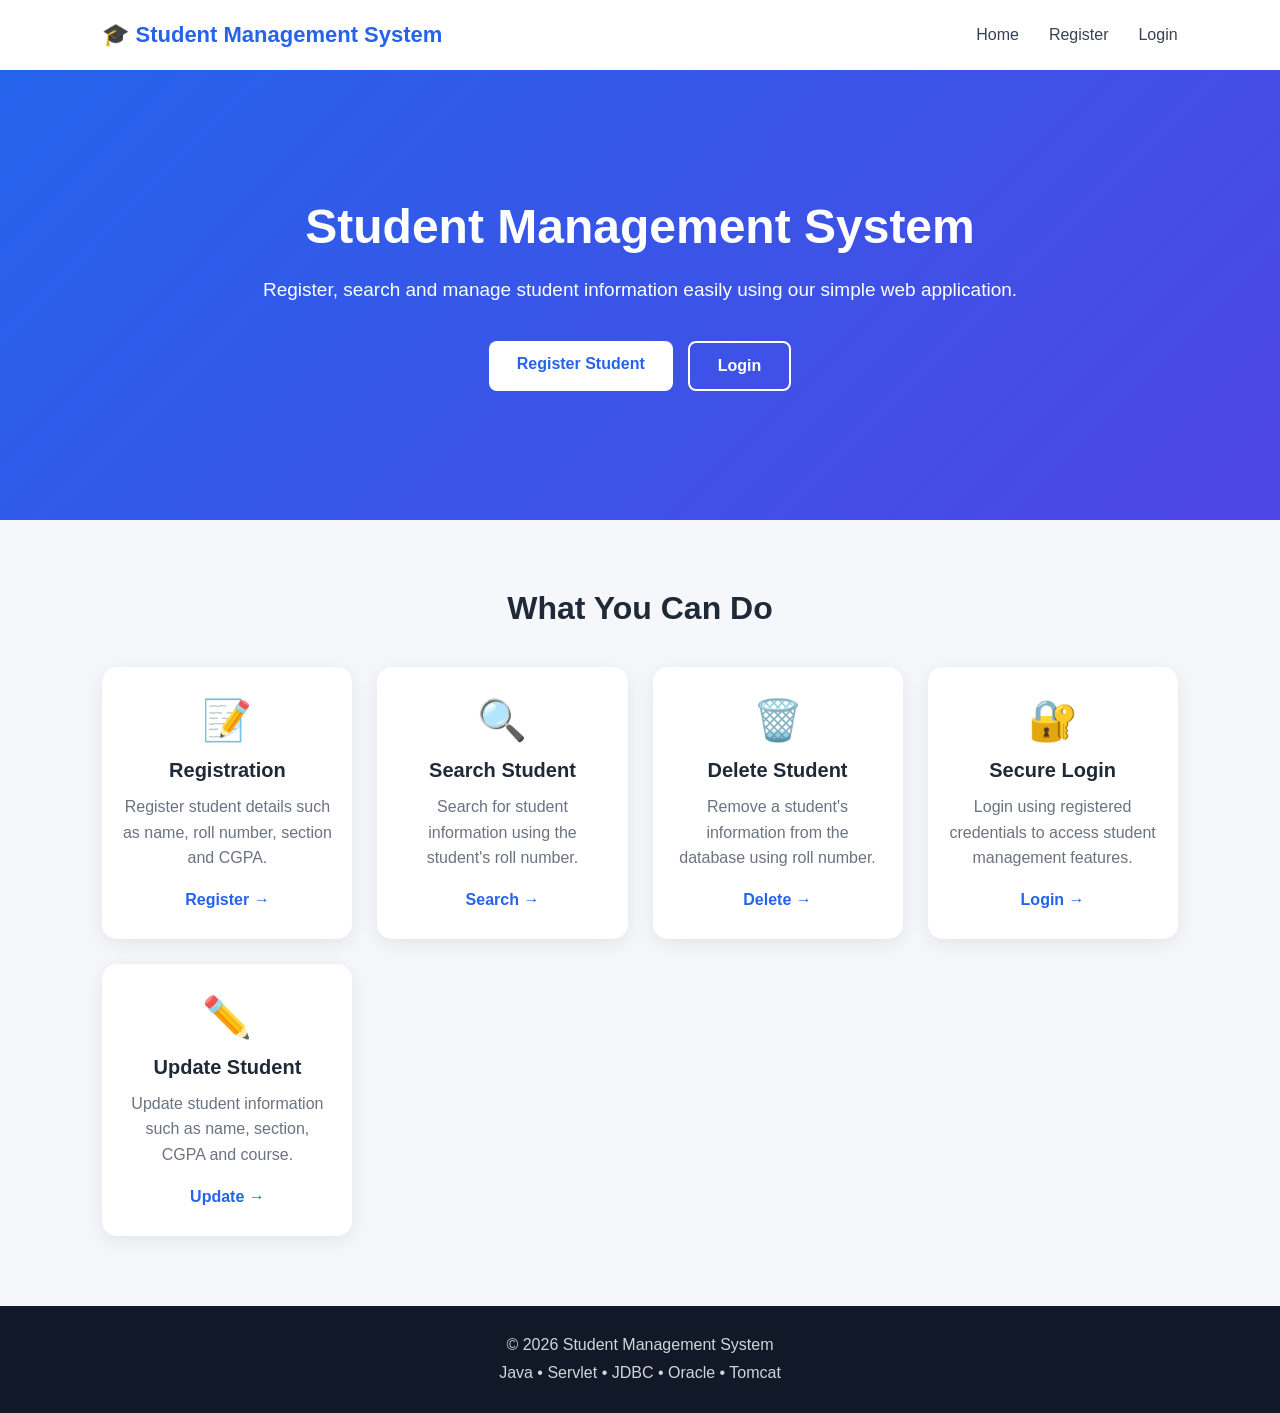
<file: src/main/webapp/index.html>
<!DOCTYPE html>
<html>
<head>
    <meta charset="UTF-8">
    <title>Student Management System</title>

    <link rel="stylesheet" href="style.css">
</head>

<body>

    <nav class="navbar">

        <div class="logo">
            🎓 Student Management System
        </div>

        <div class="nav-links">
            <a href="index.html">Home</a>
            <a href="registration.html">Register</a>
            <a href="login.html">Login</a>
        </div>

    </nav>


    <section class="hero">

        <div class="hero-content">

            <h1>Student Management System</h1>

            <p>
                Register, search and manage student information
                easily using our simple web application.
            </p>

            <div class="buttons">

                <a href="registration.html" class="btn primary">
                    Register Student
                </a>

                <a href="login.html" class="btn secondary">
                    Login
                </a>

            </div>

        </div>

    </section>


    <section class="features">

        <h2>What You Can Do</h2>

        <div class="cards">

            <div class="card">
                <div class="icon">📝</div>
                <h3>Registration</h3>
                <p>
                    Register student details such as name,
                    roll number, section and CGPA.
                </p>
                <a href="registration.html">Register →</a>
            </div>


            <div class="card">
                <div class="icon">🔍</div>
                <h3>Search Student</h3>
                <p>
                    Search for student information using
                    the student's roll number.
                </p>
                <a href="search.html">Search →</a>
            </div>


            <div class="card">
                <div class="icon">🗑️</div>
                <h3>Delete Student</h3>
                <p>
                    Remove a student's information from
                    the database using roll number.
                </p>
                <a href="delete.html">Delete →</a>
            </div>


            <div class="card">
                <div class="icon">🔐</div>
                <h3>Secure Login</h3>
                <p>
                    Login using registered credentials
                    to access student management features.
                </p>
                <a href="login.html">Login →</a>
            </div>
            
            <div class="card">

		    <div class="icon">✏️</div>
		
		    <h3>Update Student</h3>
		
		    <p>
		        Update student information such as
		        name, section, CGPA and course.
		    </p>
		
		    <a href="update.html">
		        Update →
		    </a>
		
		</div>

        </div>

    </section>


    <footer>

        <p>
            © 2026 Student Management System
        </p>

        <p>
            Java • Servlet • JDBC • Oracle • Tomcat
        </p>

    </footer>

</body>
</html>
</file>
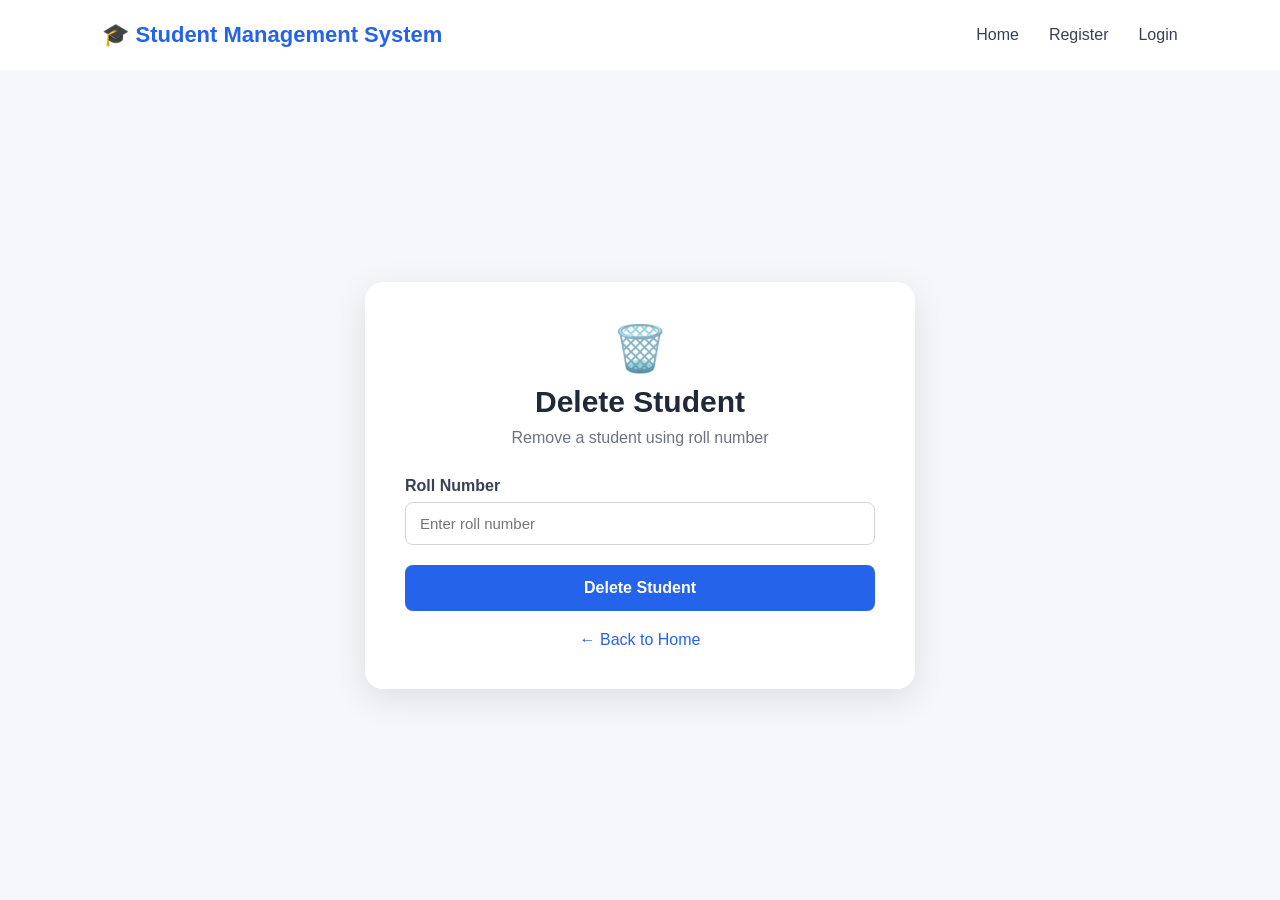
<file: src/main/webapp/delete.html>
<!DOCTYPE html>
<html>

<head>

    <meta charset="UTF-8">

    <title>Delete Student</title>

    <link rel="stylesheet" href="style.css">

</head>

<body>


<nav class="navbar">

    <div class="logo">
        🎓 Student Management System
    </div>

    <div class="nav-links">

        <a href="index.html">Home</a>

        <a href="registration.html">Register</a>

        <a href="login.html">Login</a>

    </div>

</nav>


<section class="form-page">

    <div class="form-container">

        <div class="form-icon">
            🗑️
        </div>

        <h2>Delete Student</h2>

        <p class="form-subtitle">
            Remove a student using roll number
        </p>


        <form
            action="deleteStudent"
            method="post"
            onsubmit="return confirmDelete();">


            <div class="form-group">

                <label>Roll Number</label>

                <input
                    type="text"
                    name="rollno"
                    placeholder="Enter roll number"
                    required>

            </div>


            <button
                type="submit"
                class="form-button">

                Delete Student

            </button>

        </form>


        <a
            href="index.html"
            class="back-link">

            ← Back to Home

        </a>

    </div>

</section>


<script>

function confirmDelete() {

    return confirm(
        "Are you sure you want to delete this student?"
    );

}

</script>


</body>

</html>
</file>
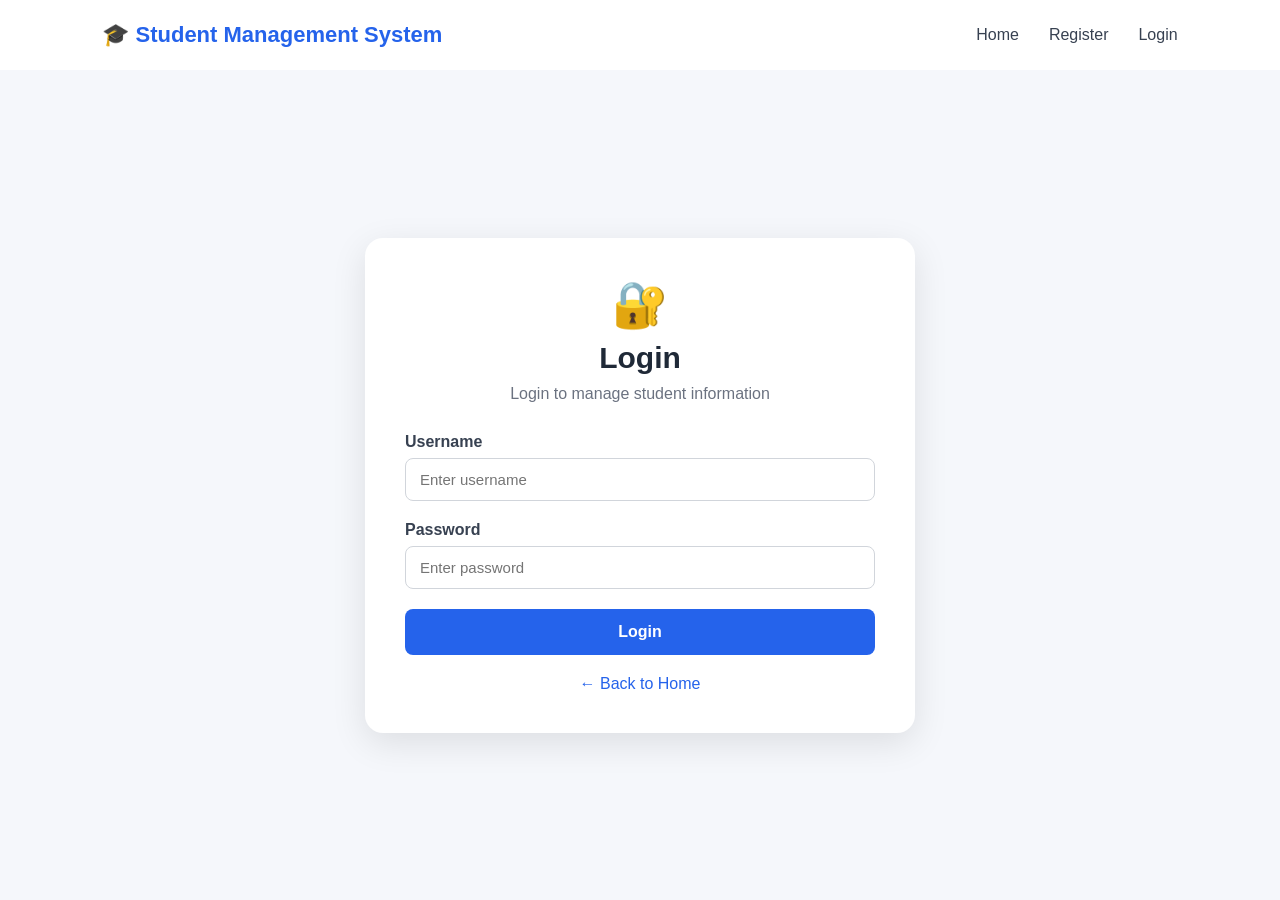
<file: src/main/webapp/login.html>
<!DOCTYPE html>
<html>

<head>

    <meta charset="UTF-8">

    <title>Student Login</title>

    <link rel="stylesheet" href="style.css">

</head>

<body>


<nav class="navbar">

    <div class="logo">
        🎓 Student Management System
    </div>

    <div class="nav-links">

        <a href="index.html">Home</a>

        <a href="registration.html">Register</a>

        <a href="login.html">Login</a>

    </div>

</nav>


<section class="form-page">

    <div class="form-container">

        <div class="form-icon">
            🔐
        </div>

        <h2>Login</h2>

        <p class="form-subtitle">
            Login to manage student information
        </p>


        <form action="login" method="post">


            <div class="form-group">

                <label>Username</label>

                <input
                    type="text"
                    name="username"
                    placeholder="Enter username"
                    required>

            </div>


            <div class="form-group">

                <label>Password</label>

                <input
                    type="password"
                    name="password"
                    placeholder="Enter password"
                    required>

            </div>


            <button
                type="submit"
                class="form-button">

                Login

            </button>

        </form>


        <a
            href="index.html"
            class="back-link">

            ← Back to Home

        </a>

    </div>

</section>


</body>

</html>
</file>
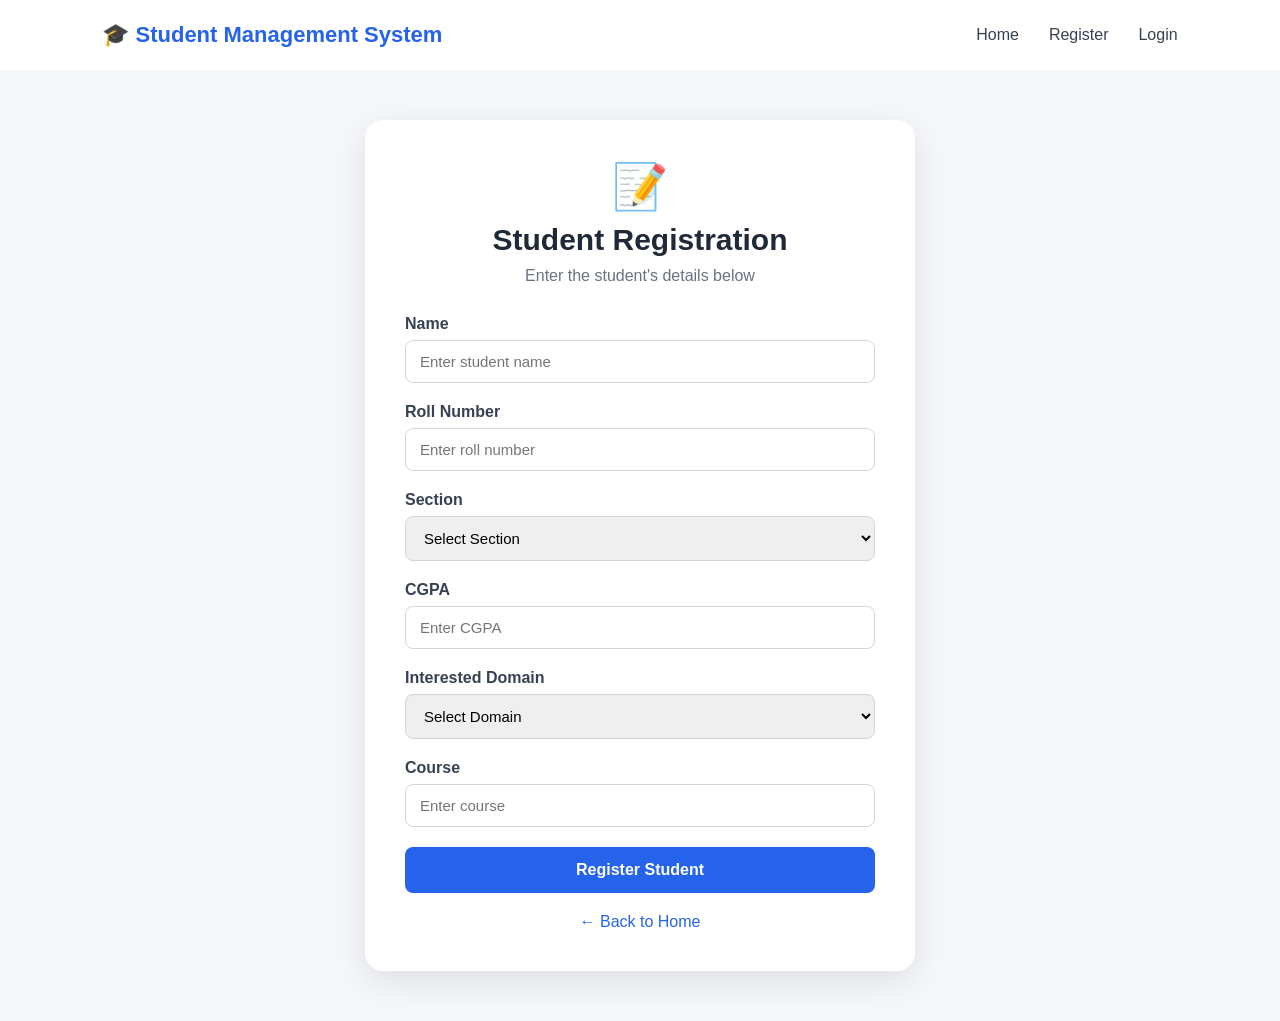
<file: src/main/webapp/registration.html>
<!DOCTYPE html>
<html>

<head>

    <meta charset="UTF-8">

    <title>Student Registration</title>

    <link rel="stylesheet" href="style.css">

</head>

<body>

<!-- NAVBAR -->

<nav class="navbar">

    <div class="logo">
        🎓 Student Management System
    </div>

    <div class="nav-links">

        <a href="index.html">Home</a>

        <a href="registration.html">Register</a>

        <a href="login.html">Login</a>

    </div>

</nav>


<!-- REGISTRATION FORM -->

<section class="form-page">

    <div class="form-container">

        <div class="form-icon">
            📝
        </div>

        <h2>Student Registration</h2>

        <p class="form-subtitle">
            Enter the student's details below
        </p>


        <form action="processRegistration" method="post">


            <div class="form-group">

                <label>Name</label>

                <input
                    type="text"
                    name="name"
                    placeholder="Enter student name"
                    required>

            </div>


            <div class="form-group">

                <label>Roll Number</label>

                <input
                    type="text"
                    name="rollno"
                    placeholder="Enter roll number"
                    required>

            </div>


            <div class="form-group">

                <label>Section</label>

                <select name="section" required>

                    <option value="">
                        Select Section
                    </option>

                    <option value="A">A</option>

                    <option value="B">B</option>

                    <option value="C">C</option>

                </select>

            </div>


            <div class="form-group">

                <label>CGPA</label>

                <input
                    type="number"
                    name="cgpa"
                    step="0.01"
                    min="0"
                    max="10"
                    placeholder="Enter CGPA"
                    required>

            </div>


            <div class="form-group">

                <label>Interested Domain</label>

                <select name="domain" required>

                    <option value="">
                        Select Domain
                    </option>

                    <option value="Java">
                        Java
                    </option>

                    <option value="Python">
                        Python
                    </option>

                    <option value="Web Development">
                        Web Development
                    </option>

                    <option value="Artificial Intelligence">
                        Artificial Intelligence
                    </option>

                    <option value="Data Science">
                        Data Science
                    </option>

                    <option value="Cyber Security">
                        Cyber Security
                    </option>

                </select>

            </div>


            <div class="form-group">

                <label>Course</label>

                <input
                    type="text"
                    name="course"
                    placeholder="Enter course"
                    required>

            </div>


            <button
                type="submit"
                class="form-button">

                Register Student

            </button>


        </form>


        <a
            href="index.html"
            class="back-link">

            ← Back to Home

        </a>

    </div>

</section>

</body>

</html>
</file>
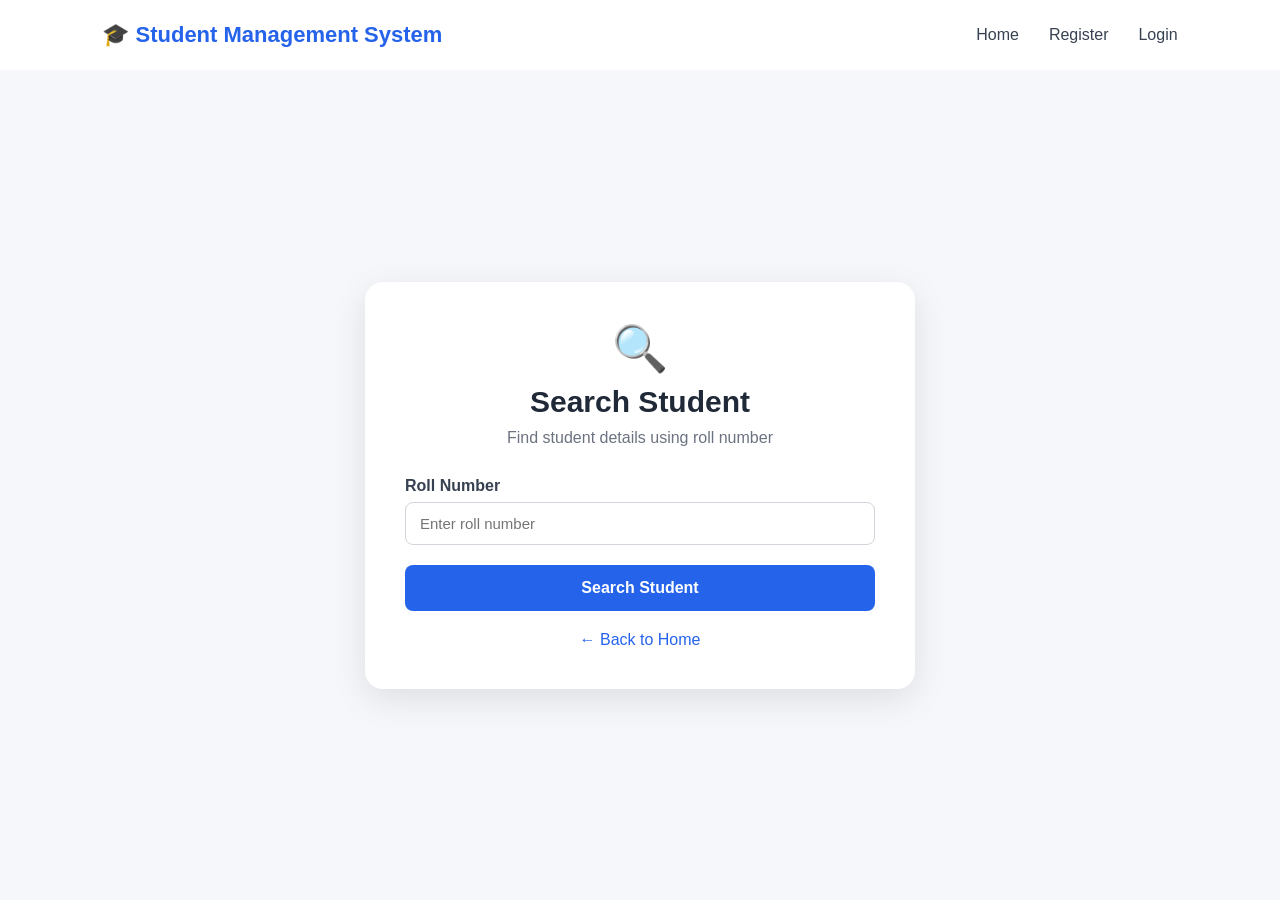
<file: src/main/webapp/search.html>
<!DOCTYPE html>
<html>

<head>

    <meta charset="UTF-8">

    <title>Search Student</title>

    <link rel="stylesheet" href="style.css">

</head>

<body>


<nav class="navbar">

    <div class="logo">
        🎓 Student Management System
    </div>

    <div class="nav-links">

        <a href="index.html">Home</a>

        <a href="registration.html">Register</a>

        <a href="login.html">Login</a>

    </div>

</nav>


<section class="form-page">

    <div class="form-container">

        <div class="form-icon">
            🔍
        </div>

        <h2>Search Student</h2>

        <p class="form-subtitle">
            Find student details using roll number
        </p>


        <form
            action="searchStudent"
            method="post">


            <div class="form-group">

                <label>Roll Number</label>

                <input
                    type="text"
                    name="rollno"
                    placeholder="Enter roll number"
                    required>

            </div>


            <button
                type="submit"
                class="form-button">

                Search Student

            </button>

        </form>


        <a
            href="index.html"
            class="back-link">

            ← Back to Home

        </a>

    </div>

</section>


</body>

</html>
</file>
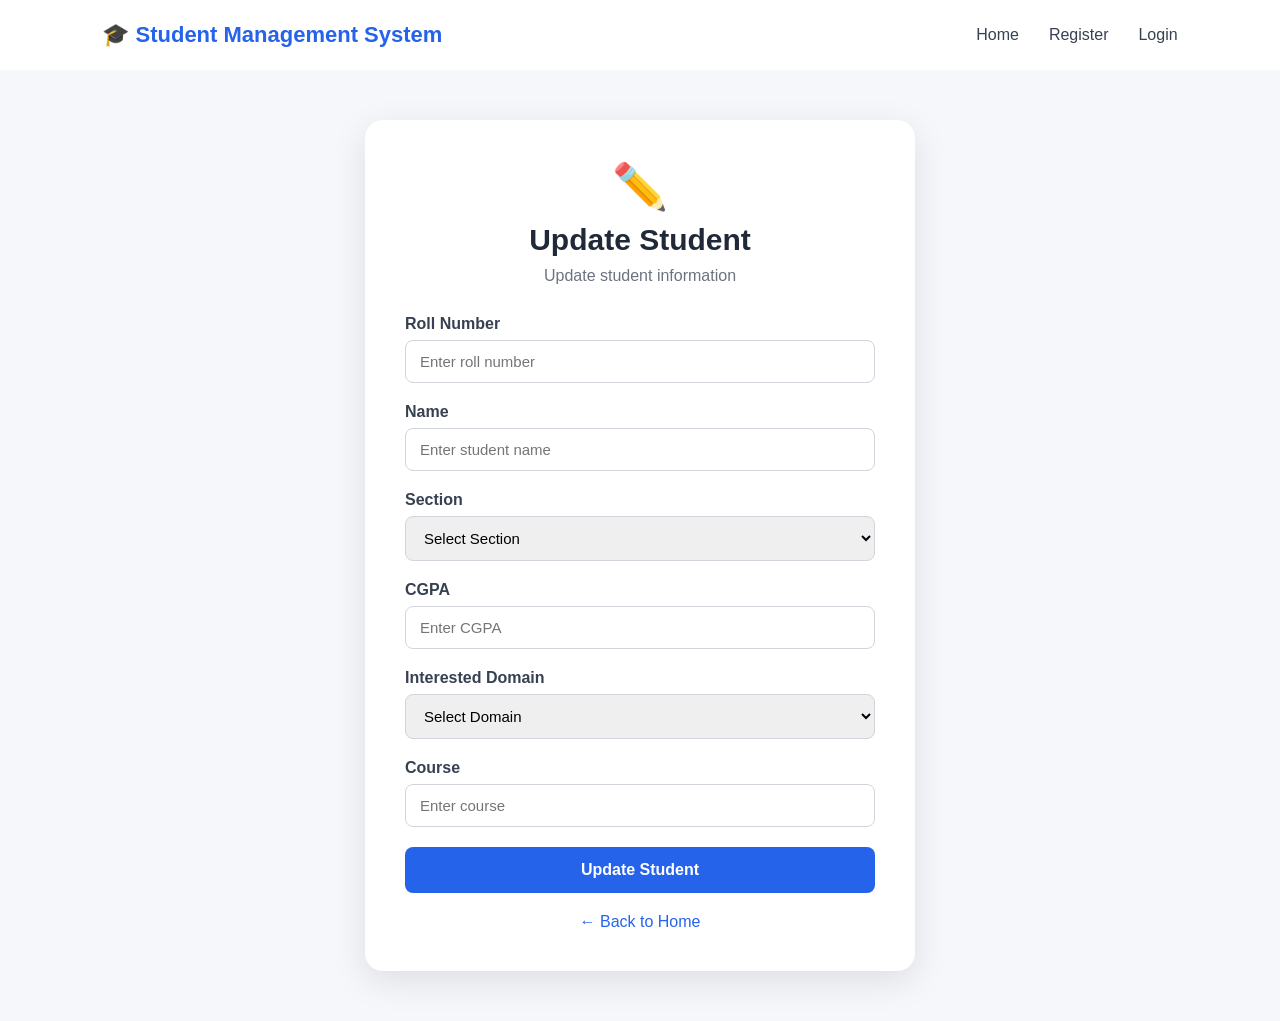
<file: src/main/webapp/update.html>
<!DOCTYPE html>
<html>

<head>

    <meta charset="UTF-8">

    <title>Update Student</title>

    <link rel="stylesheet" href="style.css">

</head>

<body>

<nav class="navbar">

    <div class="logo">
        🎓 Student Management System
    </div>

    <div class="nav-links">

        <a href="index.html">Home</a>
        <a href="registration.html">Register</a>
        <a href="login.html">Login</a>

    </div>

</nav>


<section class="form-page">

    <div class="form-container">

        <div class="form-icon">
            ✏️
        </div>

        <h2>Update Student</h2>

        <p class="form-subtitle">
            Update student information
        </p>


        <form action="updateStudent" method="post">


            <div class="form-group">

                <label>Roll Number</label>

                <input
                    type="text"
                    name="rollno"
                    placeholder="Enter roll number"
                    required>

            </div>


            <div class="form-group">

                <label>Name</label>

                <input
                    type="text"
                    name="name"
                    placeholder="Enter student name"
                    required>

            </div>


            <div class="form-group">

                <label>Section</label>

                <select name="section" required>

                    <option value="">
                        Select Section
                    </option>

                    <option value="A">A</option>
                    <option value="B">B</option>
                    <option value="C">C</option>

                </select>

            </div>


            <div class="form-group">

                <label>CGPA</label>

                <input
                    type="number"
                    name="cgpa"
                    step="0.01"
                    min="0"
                    max="10"
                    placeholder="Enter CGPA"
                    required>

            </div>


            <div class="form-group">

                <label>Interested Domain</label>

                <select name="domain" required>

                    <option value="">
                        Select Domain
                    </option>

                    <option value="Java">
                        Java
                    </option>

                    <option value="Python">
                        Python
                    </option>

                    <option value="Web Development">
                        Web Development
                    </option>

                    <option value="Artificial Intelligence">
                        Artificial Intelligence
                    </option>

                    <option value="Data Science">
                        Data Science
                    </option>

                    <option value="Cyber Security">
                        Cyber Security
                    </option>

                </select>

            </div>


            <div class="form-group">

                <label>Course</label>

                <input
                    type="text"
                    name="course"
                    placeholder="Enter course"
                    required>

            </div>


            <button
                type="submit"
                class="form-button">

                Update Student

            </button>


        </form>


        <a href="index.html" class="back-link">
            ← Back to Home
        </a>

    </div>

</section>

</body>

</html>
</file>
<file: src/main/webapp/style.css>
* {
    margin: 0;
    padding: 0;
    box-sizing: border-box;
}

body {
    font-family: Arial, sans-serif;
    background: #f5f7fb;
    color: #1f2937;
}


/* NAVBAR */

.navbar {
    height: 70px;
    background: #ffffff;

    display: flex;
    justify-content: space-between;
    align-items: center;

    padding: 0 8%;

    box-shadow: 0 2px 10px rgba(0, 0, 0, 0.08);
}

.logo {
    font-size: 22px;
    font-weight: bold;
    color: #2563eb;
}

.nav-links {
    display: flex;
    gap: 30px;
}

.nav-links a {
    text-decoration: none;
    color: #374151;
    font-weight: 500;
}

.nav-links a:hover {
    color: #2563eb;
}


/* HERO */

.hero {
    min-height: 450px;

    display: flex;
    justify-content: center;
    align-items: center;

    text-align: center;

    background:
        linear-gradient(
            135deg,
            #2563eb,
            #4f46e5
        );

    color: white;

    padding: 60px 20px;
}

.hero-content {
    max-width: 800px;
}

.hero h1 {
    font-size: 48px;
    margin-bottom: 20px;
}

.hero p {
    font-size: 19px;
    line-height: 1.7;
    margin-bottom: 35px;
}


/* BUTTONS */

.buttons {
    display: flex;
    justify-content: center;
    gap: 15px;
}

.btn {
    display: inline-block;

    padding: 14px 28px;

    border-radius: 8px;

    text-decoration: none;

    font-weight: bold;
}

.primary {
    background: white;
    color: #2563eb;
}

.secondary {
    border: 2px solid white;
    color: white;
}

.btn:hover {
    transform: translateY(-2px);
}


/* FEATURES */

.features {
    padding: 70px 8%;
    text-align: center;
}

.features h2 {
    font-size: 32px;
    margin-bottom: 40px;
}


.cards {
    display: grid;

    grid-template-columns:
        repeat(4, 1fr);

    gap: 25px;
}


.card {
    background: white;

    padding: 30px 20px;

    border-radius: 15px;

    box-shadow:
        0 5px 20px rgba(0, 0, 0, 0.08);

    transition: 0.3s;
}

.card:hover {
    transform: translateY(-8px);

    box-shadow:
        0 10px 25px rgba(0, 0, 0, 0.12);
}

.icon {
    font-size: 40px;

    margin-bottom: 15px;
}

.card h3 {
    font-size: 20px;

    margin-bottom: 12px;
}

.card p {
    color: #6b7280;

    line-height: 1.6;

    margin-bottom: 20px;
}

.card a {
    color: #2563eb;

    text-decoration: none;

    font-weight: bold;
}


/* FOOTER */

footer {
    background: #111827;

    color: #d1d5db;

    text-align: center;

    padding: 25px;

    line-height: 1.8;
}


/* RESPONSIVE */

@media (max-width: 900px) {

    .cards {
        grid-template-columns:
            repeat(2, 1fr);
    }

}


@media (max-width: 600px) {

    .navbar {
        padding: 0 20px;
    }

    .nav-links {
        gap: 10px;
    }

    .logo {
        font-size: 17px;
    }

    .hero h1 {
        font-size: 34px;
    }

    .buttons {
        flex-direction: column;
    }

    .cards {
        grid-template-columns: 1fr;
    }

}
/* ============================= */
/* FORM PAGES */
/* ============================= */

.form-page {
    min-height: calc(100vh - 70px);

    display: flex;
    justify-content: center;
    align-items: center;

    padding: 50px 20px;

    background: #f5f7fb;
}

.form-container {
    width: 100%;
    max-width: 550px;

    background: white;

    padding: 40px;

    border-radius: 18px;

    box-shadow: 0 10px 35px rgba(0, 0, 0, 0.10);
}

.form-container h2 {
    text-align: center;

    font-size: 30px;

    margin-bottom: 10px;

    color: #1f2937;
}

.form-subtitle {
    text-align: center;

    color: #6b7280;

    margin-bottom: 30px;
}


/* FORM GROUP */

.form-group {
    margin-bottom: 20px;
}

.form-group label {
    display: block;

    margin-bottom: 7px;

    font-weight: 600;

    color: #374151;
}

.form-group input,
.form-group select {
    width: 100%;

    padding: 12px 14px;

    border: 1px solid #d1d5db;

    border-radius: 8px;

    font-size: 15px;

    outline: none;

    transition: 0.2s;
}

.form-group input:focus,
.form-group select:focus {
    border-color: #2563eb;

    box-shadow: 0 0 0 3px rgba(37, 99, 235, 0.10);
}


/* SUBMIT BUTTON */

.form-button {
    width: 100%;

    padding: 14px;

    border: none;

    border-radius: 8px;

    background: #2563eb;

    color: white;

    font-size: 16px;

    font-weight: bold;

    cursor: pointer;

    transition: 0.2s;
}

.form-button:hover {
    background: #1d4ed8;

    transform: translateY(-2px);
}


/* BACK LINK */

.back-link {
    display: block;

    text-align: center;

    margin-top: 20px;

    color: #2563eb;

    text-decoration: none;

    font-weight: 500;
}

.back-link:hover {
    text-decoration: underline;
}


/* SUCCESS / ERROR */

.message {
    text-align: center;

    padding: 15px;

    border-radius: 8px;

    margin-bottom: 20px;
}


/* LOGIN ICON */

.form-icon {
    text-align: center;

    font-size: 45px;

    margin-bottom: 10px;
}
</file>
